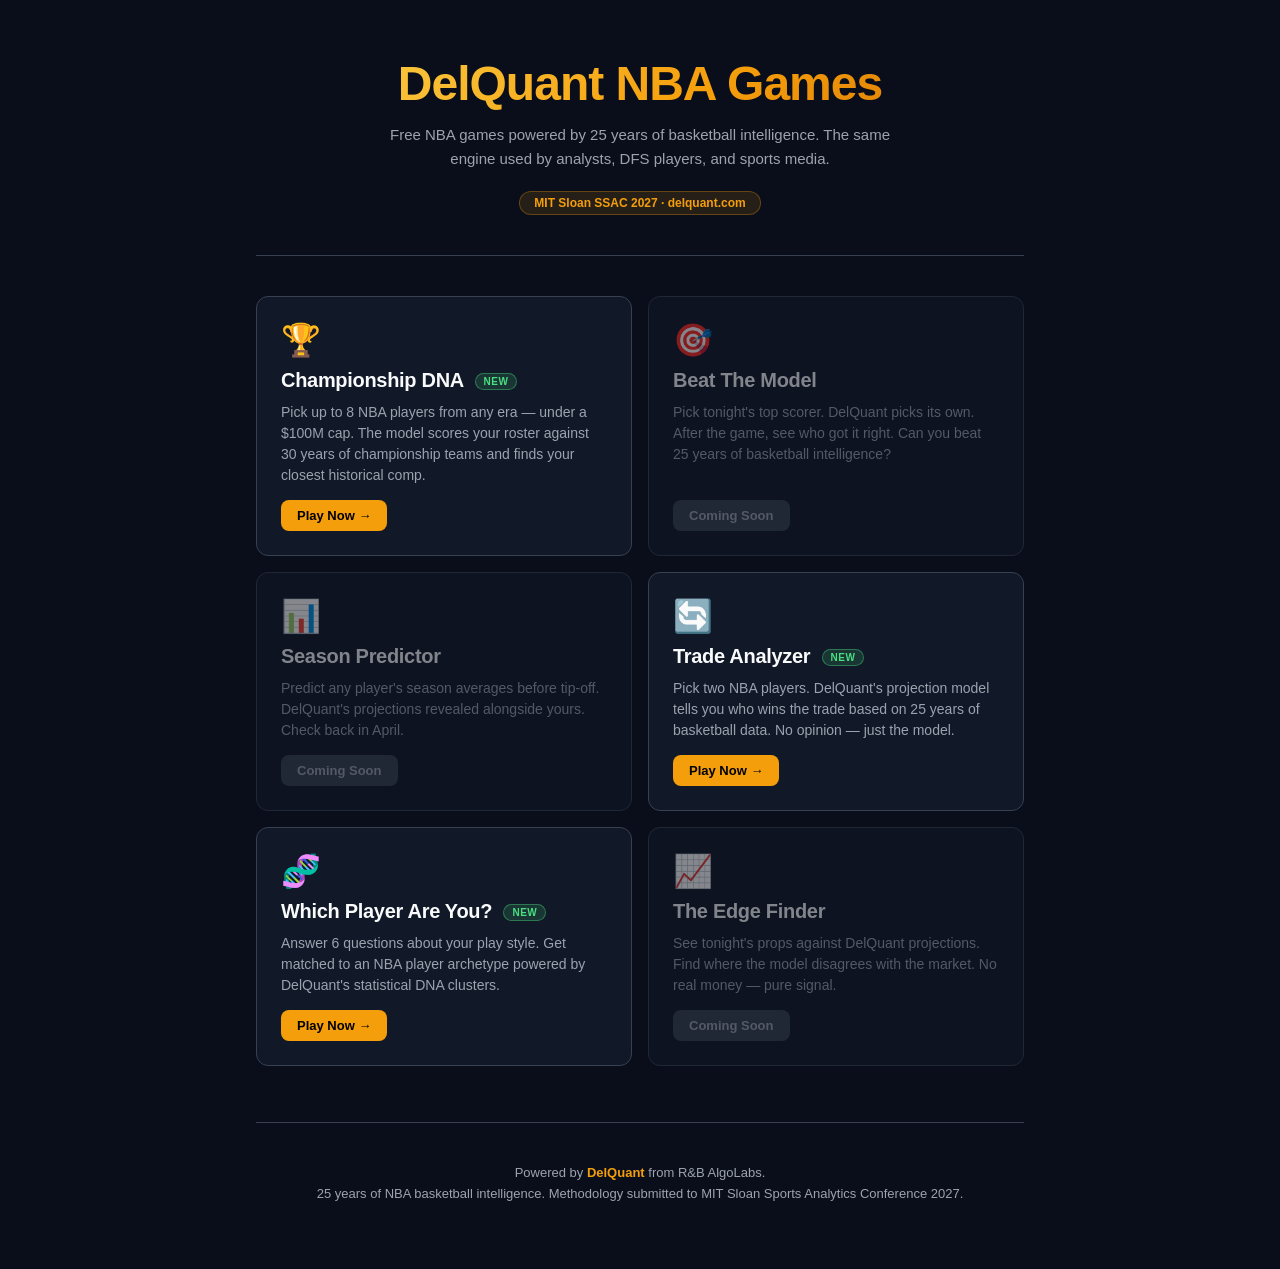
<file: index.html>
<!DOCTYPE html>
<html lang="en">
<head>
  <meta charset="UTF-8">
  <meta name="viewport" content="width=device-width, initial-scale=1.0">
  <title>DelQuant NBA Games — Powered by 25 Years of Basketball Intelligence</title>
  <meta name="description" content="Free NBA games powered by DelQuant — 25 years of basketball projections and championship data.">
  <meta property="og:title" content="DelQuant NBA Games">
  <meta property="og:description" content="Free NBA games powered by 25 years of basketball intelligence.">
  <style>
    *, *::before, *::after { box-sizing: border-box; margin: 0; padding: 0; }
    :root {
      --bg: #0a0e1a;
      --surface: #111827;
      --border: #374151;
      --text: #f9fafb;
      --muted: #9ca3af;
      --gold: #f59e0b;
      --gold-light: #fcd34d;
      --radius: 12px;
    }
    body {
      background: var(--bg);
      color: var(--text);
      font-family: -apple-system, BlinkMacSystemFont, 'Segoe UI', sans-serif;
      min-height: 100vh;
    }
    .container { max-width: 800px; margin: 0 auto; padding: 0 16px 64px; }

    .header {
      text-align: center;
      padding: 56px 0 40px;
      border-bottom: 1px solid var(--border);
      margin-bottom: 40px;
    }
    .header h1 {
      font-size: clamp(28px, 6vw, 48px);
      font-weight: 900;
      letter-spacing: -1px;
      background: linear-gradient(135deg, var(--gold-light) 0%, var(--gold) 60%, #d97706 100%);
      -webkit-background-clip: text;
      -webkit-text-fill-color: transparent;
      background-clip: text;
      margin-bottom: 12px;
    }
    .header p {
      color: var(--muted);
      font-size: 15px;
      max-width: 500px;
      margin: 0 auto 20px;
      line-height: 1.6;
    }
    .sloan-badge {
      display: inline-block;
      background: rgba(245,158,11,0.12);
      border: 1px solid rgba(245,158,11,0.3);
      color: var(--gold);
      font-size: 12px;
      font-weight: 600;
      padding: 4px 14px;
      border-radius: 20px;
    }

    .games-grid {
      display: grid;
      grid-template-columns: repeat(auto-fill, minmax(340px, 1fr));
      gap: 16px;
    }

    .game-card {
      background: var(--surface);
      border: 1px solid var(--border);
      border-radius: var(--radius);
      padding: 24px;
      text-decoration: none;
      color: var(--text);
      display: flex;
      flex-direction: column;
      gap: 10px;
      transition: border-color 0.2s, transform 0.15s;
    }
    .game-card:hover {
      border-color: var(--gold);
      transform: translateY(-2px);
    }
    .game-icon { font-size: 32px; }
    .game-name {
      font-size: 20px;
      font-weight: 800;
      letter-spacing: -0.3px;
    }
    .game-desc {
      color: var(--muted);
      font-size: 14px;
      line-height: 1.5;
      flex: 1;
    }
    .game-play {
      display: inline-block;
      margin-top: 4px;
      background: var(--gold);
      color: #000;
      font-size: 13px;
      font-weight: 800;
      padding: 8px 16px;
      border-radius: 8px;
      align-self: flex-start;
    }
    .game-card:hover .game-play { background: var(--gold-light); }

    .coming-soon {
      opacity: 0.5;
      cursor: default;
      pointer-events: none;
    }
    .coming-soon .game-play {
      background: var(--border);
      color: var(--muted);
    }
    .badge-new {
      display: inline-block;
      background: rgba(74,222,128,0.15);
      border: 1px solid rgba(74,222,128,0.4);
      color: #4ade80;
      font-size: 10px;
      font-weight: 700;
      padding: 2px 8px;
      border-radius: 10px;
      letter-spacing: 0.5px;
      text-transform: uppercase;
      vertical-align: middle;
      margin-left: 6px;
    }

    .footer {
      text-align: center;
      padding: 40px 0 0;
      border-top: 1px solid var(--border);
      margin-top: 56px;
    }
    .footer p { color: var(--muted); font-size: 13px; line-height: 1.6; }
    .footer a { color: var(--gold); text-decoration: none; font-weight: 700; }

    @media (max-width: 480px) {
      .games-grid { grid-template-columns: 1fr; }
      .header { padding: 36px 0 28px; }
    }
  </style>
</head>
<body>
  <div class="container">

    <header class="header">
      <h1>DelQuant NBA Games</h1>
      <p>Free NBA games powered by 25 years of basketball intelligence.
         The same engine used by analysts, DFS players, and sports media.</p>
      <span class="sloan-badge">MIT Sloan SSAC 2027 · delquant.com</span>
    </header>

    <div class="games-grid">

      <a href="games/championship-dna/" class="game-card">
        <span class="game-icon">🏆</span>
        <span class="game-name">Championship DNA <span class="badge-new">New</span></span>
        <p class="game-desc">Pick up to 8 NBA players from any era — under a $100M cap. The model scores your roster against 30 years of championship teams and finds your closest historical comp.</p>
        <span class="game-play">Play Now →</span>
      </a>

      <div class="game-card coming-soon">
        <span class="game-icon">🎯</span>
        <span class="game-name">Beat The Model</span>
        <p class="game-desc">Pick tonight's top scorer. DelQuant picks its own. After the game, see who got it right. Can you beat 25 years of basketball intelligence?</p>
        <span class="game-play">Coming Soon</span>
      </div>

      <div class="game-card coming-soon">
        <span class="game-icon">📊</span>
        <span class="game-name">Season Predictor</span>
        <p class="game-desc">Predict any player's season averages before tip-off. DelQuant's projections revealed alongside yours. Check back in April.</p>
        <span class="game-play">Coming Soon</span>
      </div>

      <a href="games/trade-analyzer/" class="game-card">
        <span class="game-icon">🔄</span>
        <span class="game-name">Trade Analyzer <span class="badge-new">New</span></span>
        <p class="game-desc">Pick two NBA players. DelQuant's projection model tells you who wins the trade based on 25 years of basketball data. No opinion — just the model.</p>
        <span class="game-play">Play Now →</span>
      </a>

      <a href="games/which-player-are-you/" class="game-card">
        <span class="game-icon">🧬</span>
        <span class="game-name">Which Player Are You? <span class="badge-new">New</span></span>
        <p class="game-desc">Answer 6 questions about your play style. Get matched to an NBA player archetype powered by DelQuant's statistical DNA clusters.</p>
        <span class="game-play">Play Now →</span>
      </a>

      <div class="game-card coming-soon">
        <span class="game-icon">📈</span>
        <span class="game-name">The Edge Finder</span>
        <p class="game-desc">See tonight's props against DelQuant projections. Find where the model disagrees with the market. No real money — pure signal.</p>
        <span class="game-play">Coming Soon</span>
      </div>

    </div>

    <footer class="footer">
      <p>
        Powered by <a href="https://delquant.com" target="_blank">DelQuant</a> from R&amp;B AlgoLabs.<br>
        25 years of NBA basketball intelligence. Methodology submitted to MIT Sloan Sports Analytics Conference 2027.
      </p>
    </footer>

  </div>
</body>
</html>
</file>
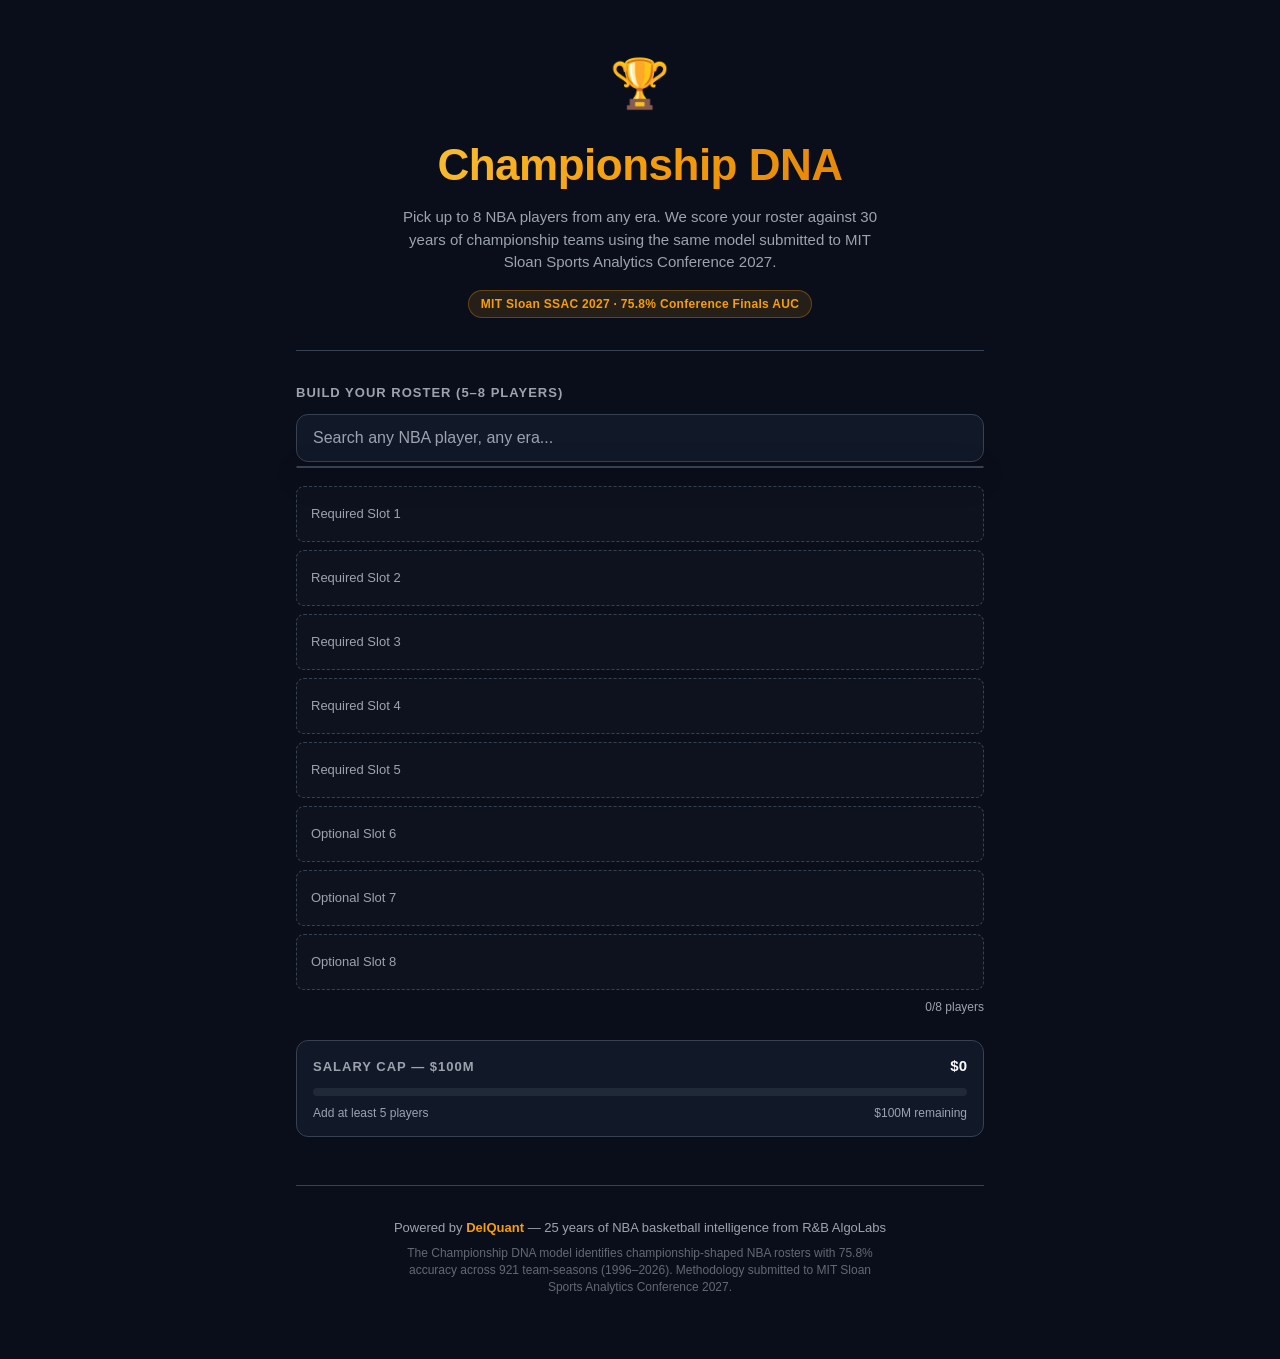
<file: games/championship-dna/index.html>
<!DOCTYPE html>
<html lang="en">
<head>
  <meta charset="UTF-8">
  <meta name="viewport" content="width=device-width, initial-scale=1.0">
  <title>Championship DNA — Does Your Roster Have What It Takes?</title>
  <meta name="description" content="Pick any 8 NBA players from any era. The same model submitted to MIT Sloan Sports Analytics Conference 2027 scores your roster against 30 years of NBA champions.">
  <meta property="og:title" content="Championship DNA — Does Your Roster Have What It Takes?">
  <meta property="og:description" content="Pick any 8 NBA players from any era. Powered by DelQuant — 25 years of NBA intelligence.">
  <meta property="og:type" content="website">
  <meta name="twitter:card" content="summary">
  <meta name="twitter:title" content="Championship DNA">
  <meta name="twitter:description" content="Does your NBA roster have championship DNA? Find out with 25 years of data.">
  <link rel="stylesheet" href="style.css">
</head>
<body>
  <div class="container">

    <header class="header">
      <span class="trophy">🏆</span>
      <h1>Championship DNA</h1>
      <p class="subtitle">
        Pick up to 8 NBA players from any era. We score your roster against
        30 years of championship teams using the same model submitted to
        MIT Sloan Sports Analytics Conference 2027.
      </p>
      <span class="sloan-badge">MIT Sloan SSAC 2027 · 75.8% Conference Finals AUC</span>
    </header>

    <div class="section">
      <p class="section-title">Build Your Roster (5–8 players)</p>
      <div id="search-wrapper">
        <input
          id="search-input"
          type="text"
          placeholder="Search any NBA player, any era..."
          autocomplete="off"
          autocorrect="off"
          spellcheck="false"
        >
        <div id="search-results"></div>
      </div>
    </div>

    <div class="section">
      <div id="roster-slots"></div>
      <p class="roster-count" id="roster-count">0/8 players</p>
    </div>

    <div class="cap-meter-section">
      <div class="cap-meter-header">
        <span class="section-title" style="margin:0">Salary Cap — $100M</span>
        <span id="cap-used" class="cap-used">$0M</span>
      </div>
      <div class="cap-meter-track">
        <div id="cap-meter-fill" class="cap-meter-fill"></div>
      </div>
      <div class="cap-meter-footer">
        <span id="cap-status">Add at least 5 players</span>
        <span id="cap-remaining">$100M remaining</span>
      </div>
    </div>

    <button id="analyze-btn" class="hidden">Analyze Championship DNA →</button>

    <div id="result-panel" class="hidden">

      <div id="loading">
        <div class="loading-spinner"></div>
        <p id="loading-step">Assigning archetypes...</p>
      </div>

      <div id="result-content" class="hidden">
        <div class="result-header">
          <h2>Championship DNA Score</h2>
          <span id="score-number"></span>
          <span id="score-bar"></span>
        </div>

        <div class="result-body">

          <div class="score-row">
            <span class="score-label">Offense</span>
            <span class="mini-bar" id="off-bar"></span>
            <span class="score-value" id="off-score"></span>
          </div>
          <div class="score-row">
            <span class="score-label">Defense</span>
            <span class="mini-bar" id="def-bar"></span>
            <span class="score-value" id="def-score"></span>
          </div>
          <div class="score-row">
            <span class="score-label">Balance</span>
            <span class="mini-bar" id="bal-bar"></span>
            <span class="score-value" id="bal-score"></span>
          </div>

          <p id="result-salary" class="result-salary"></p>
          <hr class="divider">

          <div class="comp-section">
            <h3>Closest Historical Comp</h3>
            <p id="comp-name"></p>
            <p id="comp-desc"></p>
            <p id="comp-players"></p>
            <p id="era-label"></p>
          </div>

          <div class="arch-section">
            <h3>Your Archetype Mix</h3>
            <div id="archetype-mix"></div>
          </div>

          <div class="share-buttons">
            <button class="share-btn" id="share-btn">Copy Result Card</button>
            <button class="share-btn" id="share-url-btn">Share This Roster</button>
          </div>

        </div>
      </div>
    </div>

    <footer class="footer">
      <p class="footer-brand">
        Powered by <a href="https://delquant.com" target="_blank">DelQuant</a> —
        25 years of NBA basketball intelligence from R&amp;B AlgoLabs
      </p>
      <p class="footer-sloan">
        The Championship DNA model identifies championship-shaped NBA rosters
        with 75.8% accuracy across 921 team-seasons (1996–2026).
        Methodology submitted to MIT Sloan Sports Analytics Conference 2027.
      </p>
    </footer>

  </div>

  <script src="game.js"></script>
</body>
</html>
</file>
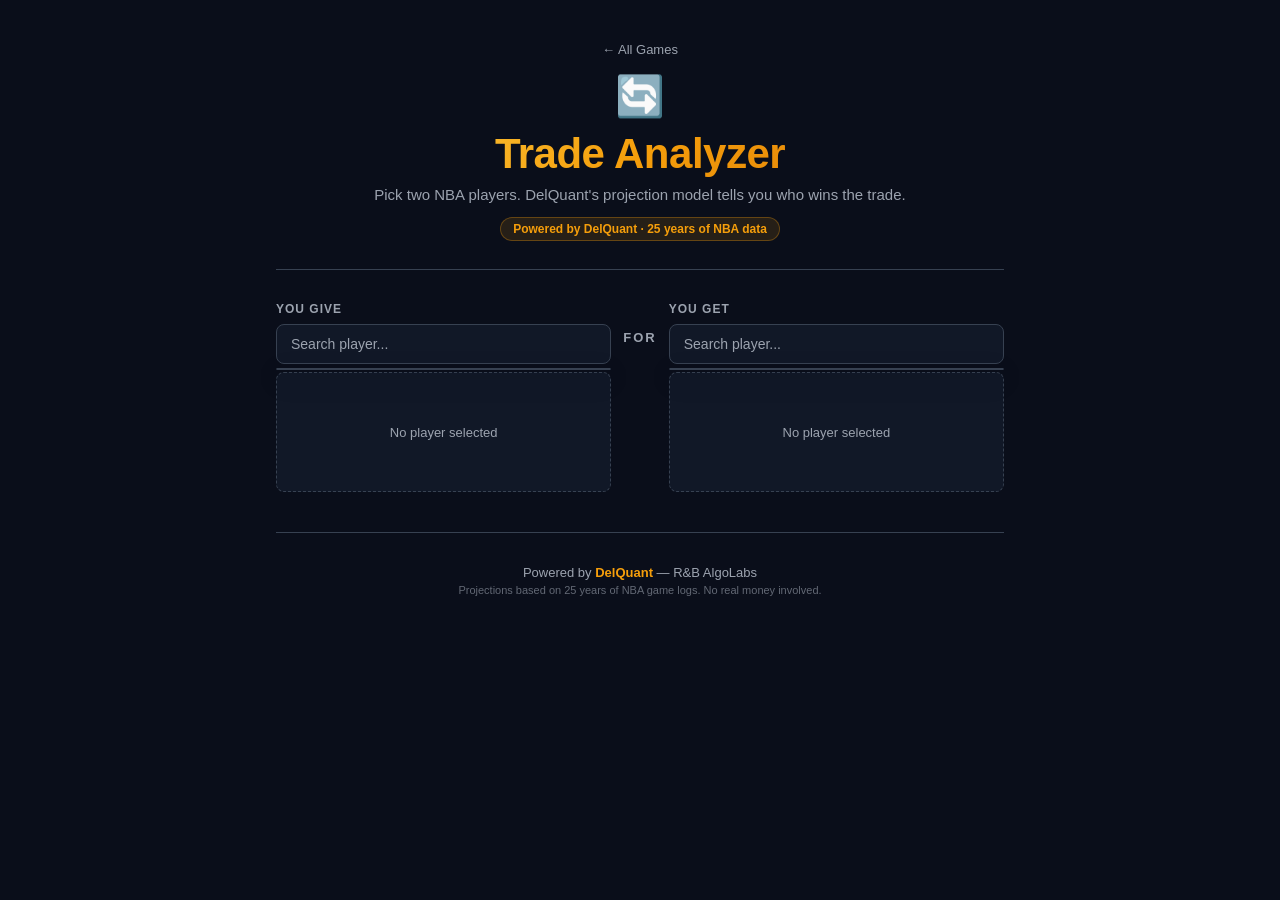
<file: games/trade-analyzer/index.html>
<!DOCTYPE html>
<html lang="en">
<head>
  <meta charset="UTF-8">
  <meta name="viewport" content="width=device-width, initial-scale=1.0">
  <title>Trade Analyzer — Powered by DelQuant</title>
  <meta name="description" content="Pick two NBA players. DelQuant's 25-year projection model tells you who wins the trade.">
  <meta property="og:title" content="DelQuant Trade Analyzer">
  <meta property="og:description" content="Who wins your NBA trade? Let 25 years of basketball data decide.">
  <meta name="twitter:card" content="summary">
  <link rel="stylesheet" href="style.css">
</head>
<body>
  <div class="container">

    <header class="header">
      <a href="../../" class="back-link">← All Games</a>
      <span class="icon">🔄</span>
      <h1>Trade Analyzer</h1>
      <p class="subtitle">Pick two NBA players. DelQuant's projection model tells you who wins the trade.</p>
      <span class="sloan-badge">Powered by DelQuant · 25 years of NBA data</span>
    </header>

    <div class="trade-board">

      <div class="trade-side" id="side-a">
        <div class="side-label">You Give</div>
        <div id="search-wrapper-a" class="search-wrapper">
          <input id="search-a" type="text" placeholder="Search player..." autocomplete="off" spellcheck="false">
          <div id="results-a" class="search-results"></div>
        </div>
        <div id="player-card-a" class="player-card empty">
          <span class="empty-label">No player selected</span>
        </div>
      </div>

      <div class="vs-divider">
        <span class="vs-text">FOR</span>
      </div>

      <div class="trade-side" id="side-b">
        <div class="side-label">You Get</div>
        <div id="search-wrapper-b" class="search-wrapper">
          <input id="search-b" type="text" placeholder="Search player..." autocomplete="off" spellcheck="false">
          <div id="results-b" class="search-results"></div>
        </div>
        <div id="player-card-b" class="player-card empty">
          <span class="empty-label">No player selected</span>
        </div>
      </div>

    </div>

    <button id="analyze-btn" class="analyze-btn hidden">Analyze This Trade →</button>

    <div id="result-panel" class="hidden">

      <div id="loading">
        <div class="loading-spinner"></div>
        <p id="loading-step">Running projection model...</p>
      </div>

      <div id="result-content" class="hidden">
        <div class="verdict-header">
          <p class="verdict-label">DelQuant Verdict</p>
          <p id="verdict-text" class="verdict-text"></p>
        </div>

        <div class="comparison-grid">
          <div class="comp-col">
            <p id="result-name-a" class="comp-name"></p>
            <div id="stat-bars-a" class="stat-bars"></div>
            <p id="comp-value-a" class="comp-value"></p>
          </div>
          <div class="comp-divider"></div>
          <div class="comp-col">
            <p id="result-name-b" class="comp-name"></p>
            <div id="stat-bars-b" class="stat-bars"></div>
            <p id="comp-value-b" class="comp-value"></p>
          </div>
        </div>

        <div class="breakdown">
          <p class="breakdown-title">Why DelQuant Says This</p>
          <p id="breakdown-text" class="breakdown-text"></p>
        </div>

        <div class="share-buttons">
          <button class="share-btn" id="share-btn">Copy Result Card</button>
          <button class="share-btn secondary" id="new-trade-btn">Try Another Trade</button>
        </div>
      </div>

    </div>

    <footer class="footer">
      <p>Powered by <a href="https://delquant.com" target="_blank">DelQuant</a> — R&amp;B AlgoLabs</p>
      <p class="footer-sub">Projections based on 25 years of NBA game logs. No real money involved.</p>
    </footer>

  </div>
  <script src="game.js"></script>
</body>
</html>
</file>
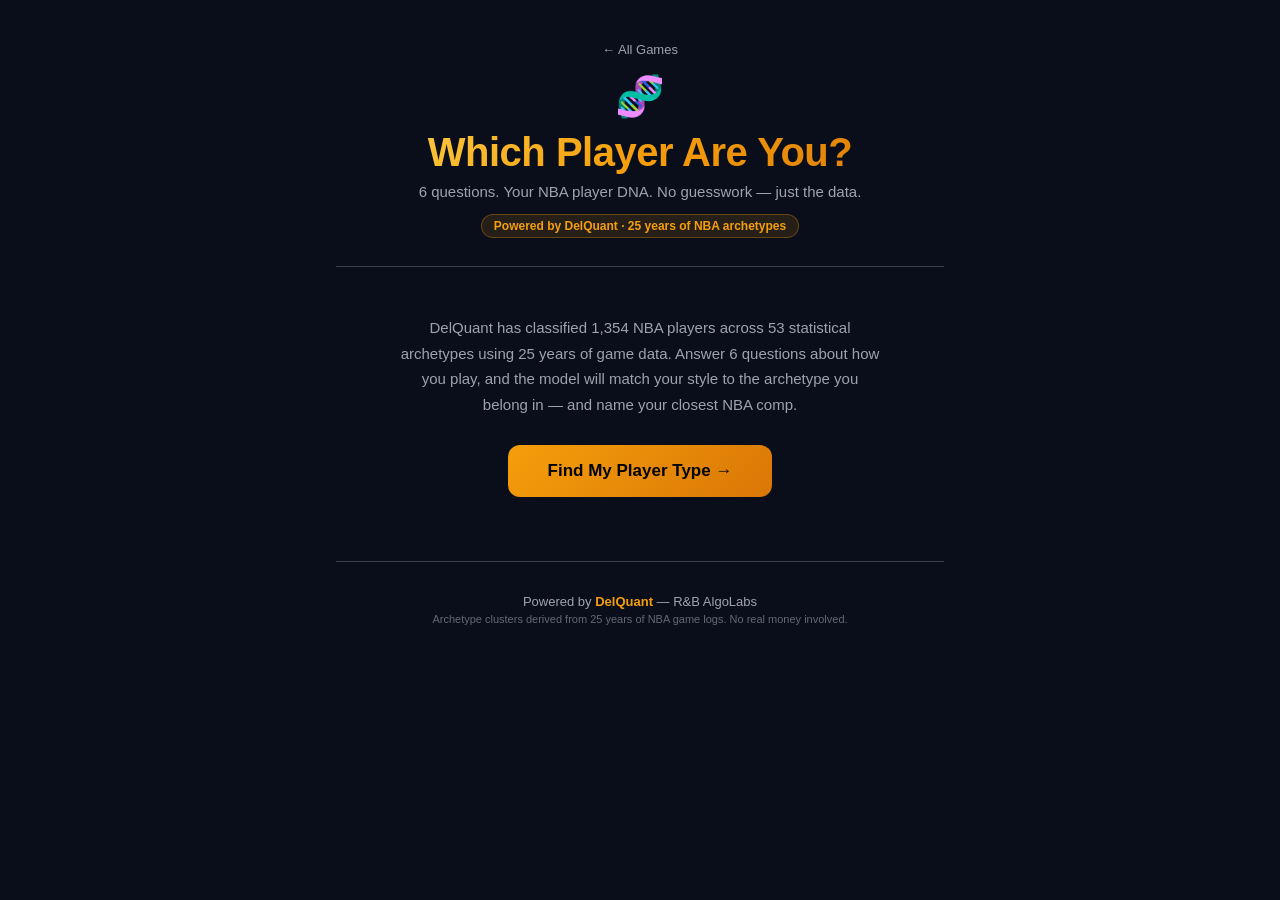
<file: games/which-player-are-you/index.html>
<!DOCTYPE html>
<html lang="en">
<head>
  <meta charset="UTF-8">
  <meta name="viewport" content="width=device-width, initial-scale=1.0">
  <title>Which NBA Player Are You? — Powered by DelQuant</title>
  <meta name="description" content="Answer 6 questions about your play style. Get matched to an NBA player archetype powered by DelQuant's statistical DNA clusters.">
  <meta property="og:title" content="Which NBA Player Are You?">
  <meta property="og:description" content="6 questions. Your NBA player DNA. Powered by 25 years of basketball data.">
  <meta name="twitter:card" content="summary">
  <link rel="stylesheet" href="style.css">
</head>
<body>
  <div class="container">

    <header class="header">
      <a href="../../" class="back-link">← All Games</a>
      <span class="icon">🧬</span>
      <h1>Which Player Are You?</h1>
      <p class="subtitle">6 questions. Your NBA player DNA. No guesswork — just the data.</p>
      <span class="sloan-badge">Powered by DelQuant · 25 years of NBA archetypes</span>
    </header>

    <div id="intro">
      <p class="intro-body">
        DelQuant has classified 1,354 NBA players across 53 statistical archetypes using 25 years of game data.
        Answer 6 questions about how you play, and the model will match your style to the archetype you belong in — and name your closest NBA comp.
      </p>
      <button class="start-btn" id="start-btn">Find My Player Type →</button>
    </div>

    <div id="quiz-area" class="hidden">
      <div class="progress-bar">
        <div class="progress-track">
          <div class="progress-fill" id="progress-fill"></div>
        </div>
        <p class="progress-label" id="progress-label">Question 1 of 6</p>
      </div>
      <div id="question-container"></div>
    </div>

    <div id="result-panel" class="hidden">

      <div class="result-header">
        <p class="result-pre">Your DelQuant Archetype</p>
        <p class="result-label" id="result-label"></p>
        <p class="result-archetype" id="result-archetype"></p>
      </div>

      <div class="result-body">
        <p class="result-description" id="result-description"></p>
        <div class="result-traits" id="result-traits"></div>

        <div class="comp-card">
          <p class="comp-pre">Your Closest NBA Comp</p>
          <p class="comp-name" id="comp-name"></p>
          <p class="comp-note" id="comp-note"></p>
          <p class="comp-stat" id="comp-stat"></p>
          <p class="dq-label" id="dq-label"></p>
        </div>
      </div>

      <div class="result-buttons">
        <button class="share-btn" id="share-btn">Copy My Result</button>
        <button class="retry-btn" id="retry-btn">Try Again</button>
      </div>

    </div>

    <footer class="footer">
      <p>Powered by <a href="https://delquant.com" target="_blank">DelQuant</a> — R&amp;B AlgoLabs</p>
      <p class="footer-sub">Archetype clusters derived from 25 years of NBA game logs. No real money involved.</p>
    </footer>

  </div>
  <script src="game.js"></script>
</body>
</html>
</file>
<file: games/championship-dna/style.css>
*, *::before, *::after { box-sizing: border-box; margin: 0; padding: 0; }

:root {
  --bg: #0a0e1a;
  --surface: #111827;
  --surface2: #1f2937;
  --border: #374151;
  --text: #f9fafb;
  --text-muted: #9ca3af;
  --gold: #f59e0b;
  --gold-light: #fcd34d;
  --green: #4ade80;
  --accent: #3b82f6;
  --accent-light: #60a5fa;
  --danger: #f87171;
  --radius: 12px;
  --radius-sm: 8px;
}

body {
  background: var(--bg);
  color: var(--text);
  font-family: -apple-system, BlinkMacSystemFont, 'Segoe UI', sans-serif;
  min-height: 100vh;
  line-height: 1.5;
}

.container {
  max-width: 720px;
  margin: 0 auto;
  padding: 0 16px 64px;
}

/* ── Header ── */
.header {
  text-align: center;
  padding: 48px 0 32px;
  border-bottom: 1px solid var(--border);
  margin-bottom: 32px;
}

.trophy {
  font-size: 48px;
  display: block;
  margin-bottom: 12px;
}

.header h1 {
  font-size: clamp(28px, 6vw, 44px);
  font-weight: 800;
  letter-spacing: -0.5px;
  background: linear-gradient(135deg, var(--gold-light) 0%, var(--gold) 50%, #d97706 100%);
  -webkit-background-clip: text;
  -webkit-text-fill-color: transparent;
  background-clip: text;
  margin-bottom: 8px;
}

.header .subtitle {
  color: var(--text-muted);
  font-size: 15px;
  max-width: 480px;
  margin: 0 auto 16px;
}

.sloan-badge {
  display: inline-block;
  background: rgba(245, 158, 11, 0.12);
  border: 1px solid rgba(245, 158, 11, 0.3);
  color: var(--gold);
  font-size: 12px;
  font-weight: 600;
  padding: 4px 12px;
  border-radius: 20px;
  letter-spacing: 0.3px;
}

/* ── Section ── */
.section {
  margin-bottom: 24px;
}

.section-title {
  font-size: 13px;
  font-weight: 700;
  text-transform: uppercase;
  letter-spacing: 1px;
  color: var(--text-muted);
  margin-bottom: 12px;
}

/* ── Search ── */
#search-wrapper {
  position: relative;
}

#search-input {
  width: 100%;
  background: var(--surface);
  border: 1px solid var(--border);
  border-radius: var(--radius);
  padding: 14px 16px;
  color: var(--text);
  font-size: 16px;
  outline: none;
  transition: border-color 0.2s;
}

#search-input:focus {
  border-color: var(--accent);
}

#search-input::placeholder {
  color: var(--text-muted);
}

#search-results {
  position: absolute;
  top: calc(100% + 4px);
  left: 0;
  right: 0;
  background: var(--surface);
  border: 1px solid var(--border);
  border-radius: var(--radius-sm);
  z-index: 100;
  overflow: hidden;
  box-shadow: 0 8px 32px rgba(0,0,0,0.4);
}

.search-result {
  padding: 12px 16px;
  cursor: pointer;
  display: flex;
  justify-content: space-between;
  align-items: center;
  gap: 8px;
  transition: background 0.15s;
}

.search-result:hover {
  background: var(--surface2);
}

.result-name {
  font-weight: 600;
  font-size: 15px;
}

.result-meta {
  color: var(--text-muted);
  font-size: 12px;
  white-space: nowrap;
}

/* ── Roster slots ── */
#roster-slots {
  display: flex;
  flex-direction: column;
  gap: 8px;
}

.player-slot {
  border-radius: var(--radius-sm);
  padding: 12px 14px;
  display: flex;
  align-items: center;
  justify-content: space-between;
  min-height: 56px;
}

.player-slot.filled {
  background: var(--surface);
  border: 1px solid var(--border);
}

.player-slot.empty {
  background: rgba(255,255,255,0.02);
  border: 1px dashed var(--border);
}

.player-info {
  display: flex;
  flex-direction: column;
  gap: 2px;
}

.player-name {
  font-weight: 600;
  font-size: 15px;
}

.player-meta {
  color: var(--text-muted);
  font-size: 12px;
}

.slot-label {
  color: var(--text-muted);
  font-size: 13px;
}

.remove-btn {
  background: none;
  border: none;
  color: var(--text-muted);
  cursor: pointer;
  font-size: 16px;
  padding: 4px 8px;
  border-radius: 4px;
  line-height: 1;
  transition: color 0.15s, background 0.15s;
}

.remove-btn:hover {
  color: var(--danger);
  background: rgba(248, 113, 113, 0.1);
}

.roster-count {
  font-size: 12px;
  color: var(--text-muted);
  text-align: right;
  margin-top: 8px;
}

/* ── Salary Cap Meter ── */
.cap-meter-section {
  background: var(--surface);
  border: 1px solid var(--border);
  border-radius: var(--radius);
  padding: 14px 16px;
  margin-bottom: 12px;
}

.cap-meter-header {
  display: flex;
  justify-content: space-between;
  align-items: center;
  margin-bottom: 10px;
}

.cap-used {
  font-size: 15px;
  font-weight: 700;
  color: var(--text);
}

.cap-meter-track {
  height: 8px;
  background: var(--surface2);
  border-radius: 4px;
  overflow: hidden;
  margin-bottom: 8px;
}

.cap-meter-fill {
  height: 100%;
  width: 0%;
  border-radius: 4px;
  transition: width 0.3s ease, background 0.3s ease;
  background: linear-gradient(90deg, var(--gold), var(--green));
}

.cap-meter-footer {
  display: flex;
  justify-content: space-between;
  font-size: 12px;
}

.salary-tag {
  color: var(--gold);
  font-weight: 600;
}

.salary-tag-sm {
  color: var(--gold);
  font-size: 11px;
}

.result-salary {
  font-size: 13px;
  color: var(--text-muted);
  margin-bottom: 16px;
  text-align: center;
}

/* ── Analyze button ── */
#analyze-btn {
  width: 100%;
  padding: 16px;
  background: linear-gradient(135deg, var(--gold) 0%, #d97706 100%);
  color: #000;
  font-size: 16px;
  font-weight: 800;
  border: none;
  border-radius: var(--radius);
  cursor: pointer;
  letter-spacing: 0.3px;
  transition: opacity 0.2s, transform 0.1s;
  margin-top: 8px;
}

#analyze-btn:hover {
  opacity: 0.92;
  transform: translateY(-1px);
}

#analyze-btn:active {
  transform: translateY(0);
}

#analyze-btn.disabled,
#analyze-btn:disabled {
  opacity: 0.4;
  cursor: not-allowed;
  transform: none;
}

.hidden {
  display: none !important;
}

/* ── Loading ── */
#loading {
  text-align: center;
  padding: 48px 0;
}

.loading-spinner {
  width: 40px;
  height: 40px;
  border: 3px solid var(--border);
  border-top-color: var(--gold);
  border-radius: 50%;
  animation: spin 0.8s linear infinite;
  margin: 0 auto 16px;
}

@keyframes spin {
  to { transform: rotate(360deg); }
}

#loading-step {
  color: var(--text-muted);
  font-size: 14px;
}

/* ── Result panel ── */
#result-panel {
  background: var(--surface);
  border: 1px solid var(--border);
  border-radius: var(--radius);
  overflow: hidden;
  margin-top: 24px;
}

.result-header {
  background: linear-gradient(135deg, #1a1200 0%, #2d1f00 100%);
  border-bottom: 1px solid rgba(245, 158, 11, 0.3);
  padding: 24px 24px 20px;
  text-align: center;
}

.result-header h2 {
  font-size: 13px;
  font-weight: 700;
  text-transform: uppercase;
  letter-spacing: 1.5px;
  color: var(--gold);
  margin-bottom: 8px;
}

#score-number {
  font-size: 72px;
  font-weight: 900;
  line-height: 1;
  letter-spacing: -2px;
  margin-bottom: 8px;
  display: block;
}

#score-bar {
  font-family: monospace;
  font-size: 18px;
  letter-spacing: 1px;
  display: block;
  margin-bottom: 6px;
}

.result-body {
  padding: 20px 24px;
}

.score-row {
  display: flex;
  align-items: center;
  justify-content: space-between;
  margin-bottom: 12px;
  gap: 12px;
}

.score-label {
  font-size: 13px;
  color: var(--text-muted);
  min-width: 80px;
}

.score-value {
  font-weight: 700;
  font-size: 14px;
  min-width: 40px;
  text-align: right;
}

.mini-bar {
  font-family: monospace;
  font-size: 11px;
  letter-spacing: 0.5px;
  flex: 1;
}

.divider {
  border: none;
  border-top: 1px solid var(--border);
  margin: 20px 0;
}

.comp-section h3 {
  font-size: 12px;
  font-weight: 700;
  text-transform: uppercase;
  letter-spacing: 1px;
  color: var(--text-muted);
  margin-bottom: 8px;
}

#comp-name {
  font-size: 20px;
  font-weight: 800;
  color: var(--gold-light);
  margin-bottom: 6px;
}

#comp-desc {
  color: var(--text-muted);
  font-size: 14px;
  font-style: italic;
  margin-bottom: 6px;
}

#comp-players {
  font-size: 12px;
  color: var(--text-muted);
}

#era-label {
  font-size: 12px;
  color: var(--text-muted);
  margin-top: 4px;
}

.arch-section {
  margin-top: 16px;
}

.arch-section h3 {
  font-size: 12px;
  font-weight: 700;
  text-transform: uppercase;
  letter-spacing: 1px;
  color: var(--text-muted);
  margin-bottom: 8px;
}

#archetype-mix {
  display: flex;
  flex-wrap: wrap;
  gap: 6px;
}

.arch-tag {
  background: var(--surface2);
  border: 1px solid var(--border);
  color: var(--text);
  font-size: 12px;
  padding: 4px 10px;
  border-radius: 20px;
}

/* ── Share buttons ── */
.share-buttons {
  display: flex;
  gap: 10px;
  margin-top: 20px;
}

.share-btn {
  flex: 1;
  padding: 13px;
  border: none;
  border-radius: var(--radius-sm);
  font-size: 14px;
  font-weight: 700;
  cursor: pointer;
  transition: opacity 0.2s;
}

.share-btn:hover {
  opacity: 0.85;
}

#share-btn {
  background: var(--gold);
  color: #000;
}

#share-url-btn {
  background: var(--surface2);
  color: var(--text);
  border: 1px solid var(--border);
}

/* ── Footer ── */
.footer {
  text-align: center;
  padding: 32px 0 0;
  border-top: 1px solid var(--border);
  margin-top: 48px;
}

.footer-brand {
  font-size: 13px;
  color: var(--text-muted);
  margin-bottom: 4px;
}

.footer-brand a {
  color: var(--gold);
  text-decoration: none;
  font-weight: 700;
}

.footer-sloan {
  font-size: 12px;
  color: var(--text-muted);
  opacity: 0.6;
  max-width: 480px;
  margin: 8px auto 0;
  line-height: 1.4;
}

/* ── Mobile ── */
@media (max-width: 480px) {
  .header { padding: 32px 0 24px; }
  #score-number { font-size: 56px; }
  .result-body { padding: 16px; }
  .share-buttons { flex-direction: column; }
  .score-row { flex-wrap: wrap; }
  .mini-bar { width: 100%; order: 3; }
}
</file>
<file: games/trade-analyzer/style.css>
*, *::before, *::after { box-sizing: border-box; margin: 0; padding: 0; }

:root {
  --bg: #0a0e1a;
  --surface: #111827;
  --surface2: #1f2937;
  --border: #374151;
  --text: #f9fafb;
  --muted: #9ca3af;
  --gold: #f59e0b;
  --gold-light: #fcd34d;
  --green: #4ade80;
  --red: #f87171;
  --blue: #60a5fa;
  --radius: 12px;
  --radius-sm: 8px;
}

body {
  background: var(--bg);
  color: var(--text);
  font-family: -apple-system, BlinkMacSystemFont, 'Segoe UI', sans-serif;
  min-height: 100vh;
}

.container { max-width: 760px; margin: 0 auto; padding: 0 16px 64px; }

/* ── Header ── */
.header {
  text-align: center;
  padding: 40px 0 28px;
  border-bottom: 1px solid var(--border);
  margin-bottom: 32px;
}

.back-link {
  display: inline-block;
  color: var(--muted);
  text-decoration: none;
  font-size: 13px;
  margin-bottom: 16px;
  transition: color 0.15s;
}
.back-link:hover { color: var(--text); }

.icon { font-size: 40px; display: block; margin-bottom: 10px; }

.header h1 {
  font-size: clamp(28px, 6vw, 42px);
  font-weight: 900;
  letter-spacing: -0.5px;
  background: linear-gradient(135deg, var(--gold-light), var(--gold), #d97706);
  -webkit-background-clip: text;
  -webkit-text-fill-color: transparent;
  background-clip: text;
  margin-bottom: 8px;
}

.subtitle { color: var(--muted); font-size: 15px; margin-bottom: 14px; }

.sloan-badge {
  display: inline-block;
  background: rgba(245,158,11,0.12);
  border: 1px solid rgba(245,158,11,0.3);
  color: var(--gold);
  font-size: 12px;
  font-weight: 600;
  padding: 4px 12px;
  border-radius: 20px;
}

/* ── Trade Board ── */
.trade-board {
  display: grid;
  grid-template-columns: 1fr auto 1fr;
  gap: 12px;
  align-items: start;
  margin-bottom: 16px;
}

.side-label {
  font-size: 12px;
  font-weight: 700;
  text-transform: uppercase;
  letter-spacing: 1px;
  color: var(--muted);
  margin-bottom: 8px;
}

.vs-divider {
  display: flex;
  align-items: center;
  justify-content: center;
  padding-top: 28px;
}

.vs-text {
  font-size: 13px;
  font-weight: 800;
  color: var(--muted);
  letter-spacing: 2px;
}

/* ── Search ── */
.search-wrapper { position: relative; margin-bottom: 8px; }

.search-wrapper input {
  width: 100%;
  background: var(--surface);
  border: 1px solid var(--border);
  border-radius: var(--radius-sm);
  padding: 11px 14px;
  color: var(--text);
  font-size: 14px;
  outline: none;
  transition: border-color 0.2s;
}
.search-wrapper input:focus { border-color: var(--gold); }
.search-wrapper input::placeholder { color: var(--muted); }

.search-results {
  position: absolute;
  top: calc(100% + 4px);
  left: 0; right: 0;
  background: var(--surface);
  border: 1px solid var(--border);
  border-radius: var(--radius-sm);
  z-index: 100;
  overflow: hidden;
  box-shadow: 0 8px 24px rgba(0,0,0,0.4);
}

.search-result {
  padding: 10px 14px;
  cursor: pointer;
  display: flex;
  flex-direction: column;
  gap: 2px;
  transition: background 0.15s;
}
.search-result:hover { background: var(--surface2); }
.result-name { font-weight: 600; font-size: 14px; }
.result-meta { color: var(--muted); font-size: 11px; }

/* ── Player Card ── */
.player-card {
  background: var(--surface);
  border: 1px solid var(--border);
  border-radius: var(--radius-sm);
  padding: 14px;
  min-height: 120px;
  display: flex;
  flex-direction: column;
  gap: 6px;
}

.player-card.empty {
  justify-content: center;
  align-items: center;
  border-style: dashed;
}

.empty-label { color: var(--muted); font-size: 13px; }

.card-name { font-weight: 800; font-size: 16px; }
.card-meta { color: var(--muted); font-size: 12px; }
.card-salary { color: var(--gold); font-size: 12px; font-weight: 600; }
.card-fv { font-size: 13px; color: var(--muted); }
.card-fv strong { color: var(--text); font-size: 15px; }
.fv-label {
  font-size: 11px;
  background: var(--surface2);
  padding: 2px 6px;
  border-radius: 4px;
  margin-left: 4px;
}

.clear-btn {
  background: none;
  border: 1px solid var(--border);
  color: var(--muted);
  font-size: 11px;
  padding: 4px 10px;
  border-radius: 6px;
  cursor: pointer;
  align-self: flex-start;
  margin-top: 4px;
  transition: border-color 0.15s, color 0.15s;
}
.clear-btn:hover { border-color: var(--text); color: var(--text); }

/* ── Analyze Button ── */
.analyze-btn {
  width: 100%;
  padding: 15px;
  background: linear-gradient(135deg, var(--gold), #d97706);
  color: #000;
  font-size: 16px;
  font-weight: 800;
  border: none;
  border-radius: var(--radius);
  cursor: pointer;
  margin-bottom: 24px;
  transition: opacity 0.2s, transform 0.1s;
}
.analyze-btn:hover { opacity: 0.9; transform: translateY(-1px); }
.analyze-btn:active { transform: translateY(0); }

.hidden { display: none !important; }

/* ── Loading ── */
#loading {
  text-align: center;
  padding: 40px 0;
}
.loading-spinner {
  width: 36px; height: 36px;
  border: 3px solid var(--border);
  border-top-color: var(--gold);
  border-radius: 50%;
  animation: spin 0.8s linear infinite;
  margin: 0 auto 14px;
}
@keyframes spin { to { transform: rotate(360deg); } }
#loading-step { color: var(--muted); font-size: 14px; }

/* ── Result Panel ── */
#result-panel {
  background: var(--surface);
  border: 1px solid var(--border);
  border-radius: var(--radius);
  overflow: hidden;
}

.verdict-header {
  background: linear-gradient(135deg, #1a1200, #2d1f00);
  border-bottom: 1px solid rgba(245,158,11,0.3);
  padding: 20px 24px;
  text-align: center;
}
.verdict-label {
  font-size: 11px;
  font-weight: 700;
  text-transform: uppercase;
  letter-spacing: 1.5px;
  color: var(--gold);
  margin-bottom: 8px;
}
.verdict-text {
  font-size: 22px;
  font-weight: 900;
  letter-spacing: -0.3px;
}
.verdict-text.win { color: var(--green); }
.verdict-text.lose { color: var(--red); }
.verdict-text.even { color: var(--gold); }

/* ── Comparison Grid ── */
.comparison-grid {
  display: grid;
  grid-template-columns: 1fr 1px 1fr;
  gap: 0;
  padding: 20px 0;
}
.comp-divider { background: var(--border); }
.comp-col { padding: 0 20px; }

.comp-name {
  font-size: 15px;
  font-weight: 800;
  margin-bottom: 14px;
}

.stat-bars { display: flex; flex-direction: column; gap: 6px; margin-bottom: 14px; }

.stat-row {
  display: flex;
  align-items: center;
  gap: 6px;
  font-size: 11px;
}
.stat-label { color: var(--muted); width: 28px; flex-shrink: 0; }
.stat-bar { font-family: monospace; font-size: 9px; color: var(--gold); flex: 1; letter-spacing: 0.3px; }
.stat-val { color: var(--text); width: 28px; text-align: right; }

.comp-value {
  font-size: 13px;
  font-weight: 700;
  padding: 6px 10px;
  border-radius: 6px;
  background: var(--surface2);
  display: inline-block;
}
.comp-value.winner { background: rgba(74,222,128,0.15); color: var(--green); }
.comp-value.loser { background: rgba(248,113,113,0.1); color: var(--red); }

/* ── Breakdown ── */
.breakdown {
  padding: 16px 24px 20px;
  border-top: 1px solid var(--border);
}
.breakdown-title {
  font-size: 11px;
  font-weight: 700;
  text-transform: uppercase;
  letter-spacing: 1px;
  color: var(--muted);
  margin-bottom: 8px;
}
.breakdown-text { font-size: 14px; line-height: 1.6; color: var(--muted); }

/* ── Share ── */
.share-buttons {
  display: flex;
  gap: 10px;
  padding: 0 24px 20px;
}
.share-btn {
  flex: 1;
  padding: 12px;
  border: none;
  border-radius: var(--radius-sm);
  font-size: 14px;
  font-weight: 700;
  cursor: pointer;
  transition: opacity 0.2s;
  background: var(--gold);
  color: #000;
}
.share-btn.secondary {
  background: var(--surface2);
  color: var(--text);
  border: 1px solid var(--border);
}
.share-btn:hover { opacity: 0.85; }

/* ── Footer ── */
.footer {
  text-align: center;
  padding: 32px 0 0;
  border-top: 1px solid var(--border);
  margin-top: 40px;
  font-size: 13px;
  color: var(--muted);
}
.footer a { color: var(--gold); text-decoration: none; font-weight: 700; }
.footer-sub { font-size: 11px; margin-top: 4px; opacity: 0.6; }

/* ── Mobile ── */
@media (max-width: 560px) {
  .trade-board {
    grid-template-columns: 1fr;
    gap: 8px;
  }
  .vs-divider { padding: 0; }
  .vs-text { transform: rotate(90deg); display: block; }
  .comparison-grid {
    grid-template-columns: 1fr;
    gap: 16px;
  }
  .comp-divider { display: none; }
  .share-buttons { flex-direction: column; padding: 0 16px 16px; }
  .breakdown { padding: 16px; }
}
</file>
<file: games/which-player-are-you/style.css>
*, *::before, *::after { box-sizing: border-box; margin: 0; padding: 0; }

:root {
  --bg: #0a0e1a;
  --surface: #111827;
  --surface2: #1f2937;
  --border: #374151;
  --text: #f9fafb;
  --muted: #9ca3af;
  --gold: #f59e0b;
  --gold-light: #fcd34d;
  --green: #4ade80;
  --radius: 12px;
  --radius-sm: 8px;
}

body {
  background: var(--bg);
  color: var(--text);
  font-family: -apple-system, BlinkMacSystemFont, 'Segoe UI', sans-serif;
  min-height: 100vh;
}

.container { max-width: 640px; margin: 0 auto; padding: 0 16px 64px; }

.hidden { display: none !important; }

/* ── Header ── */
.header {
  text-align: center;
  padding: 40px 0 28px;
  border-bottom: 1px solid var(--border);
  margin-bottom: 32px;
}

.back-link {
  display: inline-block;
  color: var(--muted);
  text-decoration: none;
  font-size: 13px;
  margin-bottom: 16px;
  transition: color 0.15s;
}
.back-link:hover { color: var(--text); }

.icon { font-size: 40px; display: block; margin-bottom: 10px; }

.header h1 {
  font-size: clamp(26px, 6vw, 40px);
  font-weight: 900;
  letter-spacing: -0.5px;
  background: linear-gradient(135deg, var(--gold-light), var(--gold), #d97706);
  -webkit-background-clip: text;
  -webkit-text-fill-color: transparent;
  background-clip: text;
  margin-bottom: 8px;
}

.subtitle { color: var(--muted); font-size: 15px; margin-bottom: 14px; }

.sloan-badge {
  display: inline-block;
  background: rgba(245,158,11,0.12);
  border: 1px solid rgba(245,158,11,0.3);
  color: var(--gold);
  font-size: 12px;
  font-weight: 600;
  padding: 4px 12px;
  border-radius: 20px;
}

/* ── Intro ── */
#intro {
  text-align: center;
  padding: 16px 0 24px;
}

.intro-body {
  color: var(--muted);
  font-size: 15px;
  line-height: 1.7;
  margin-bottom: 28px;
  max-width: 480px;
  margin-left: auto;
  margin-right: auto;
}

.start-btn {
  padding: 16px 40px;
  background: linear-gradient(135deg, var(--gold), #d97706);
  color: #000;
  font-size: 17px;
  font-weight: 800;
  border: none;
  border-radius: var(--radius);
  cursor: pointer;
  transition: opacity 0.2s, transform 0.1s;
}
.start-btn:hover { opacity: 0.9; transform: translateY(-1px); }

/* ── Progress ── */
.progress-bar {
  margin-bottom: 28px;
}

.progress-track {
  height: 4px;
  background: var(--border);
  border-radius: 2px;
  margin-bottom: 8px;
  overflow: hidden;
}

.progress-fill {
  height: 100%;
  background: linear-gradient(90deg, var(--gold), var(--gold-light));
  border-radius: 2px;
  transition: width 0.4s ease;
  width: 0%;
}

.progress-label {
  font-size: 12px;
  color: var(--muted);
  font-weight: 600;
  letter-spacing: 0.5px;
  text-transform: uppercase;
}

/* ── Question ── */
.question-text {
  font-size: 20px;
  font-weight: 800;
  line-height: 1.4;
  margin-bottom: 20px;
  letter-spacing: -0.3px;
}

.answers-grid {
  display: flex;
  flex-direction: column;
  gap: 10px;
}

.answer-btn {
  width: 100%;
  text-align: left;
  background: var(--surface);
  border: 1px solid var(--border);
  border-radius: var(--radius-sm);
  padding: 16px 18px;
  color: var(--text);
  font-size: 15px;
  line-height: 1.4;
  cursor: pointer;
  transition: border-color 0.15s, background 0.15s, transform 0.1s;
}
.answer-btn:hover:not(:disabled) {
  border-color: var(--gold);
  background: var(--surface2);
}
.answer-btn.selected {
  border-color: var(--gold);
  background: rgba(245,158,11,0.1);
  transform: none;
}
.answer-btn:disabled {
  opacity: 0.4;
  cursor: default;
}

/* ── Result Panel ── */
#result-panel {
  background: var(--surface);
  border: 1px solid var(--border);
  border-radius: var(--radius);
  overflow: hidden;
}

.result-header {
  background: linear-gradient(135deg, #1a1200, #2d1f00);
  border-bottom: 1px solid rgba(245,158,11,0.3);
  padding: 24px;
  text-align: center;
}

.result-pre {
  font-size: 11px;
  font-weight: 700;
  text-transform: uppercase;
  letter-spacing: 1.5px;
  color: var(--gold);
  margin-bottom: 6px;
}

.result-label {
  font-size: 28px;
  font-weight: 900;
  letter-spacing: -0.5px;
  color: var(--text);
  margin-bottom: 4px;
}

.result-archetype {
  font-size: 13px;
  color: var(--muted);
  font-weight: 600;
}

.result-body {
  padding: 20px 24px;
}

.result-description {
  font-size: 15px;
  line-height: 1.7;
  color: var(--muted);
  margin-bottom: 16px;
}

.result-traits {
  display: flex;
  flex-wrap: wrap;
  gap: 8px;
  margin-bottom: 20px;
}

.trait-tag {
  background: var(--surface2);
  border: 1px solid var(--border);
  color: var(--text);
  font-size: 12px;
  font-weight: 600;
  padding: 5px 12px;
  border-radius: 20px;
  letter-spacing: 0.3px;
}

/* ── Comp Card ── */
.comp-card {
  background: var(--surface2);
  border: 1px solid var(--border);
  border-radius: var(--radius-sm);
  padding: 16px 18px;
  margin-bottom: 20px;
}

.comp-pre {
  font-size: 10px;
  font-weight: 700;
  text-transform: uppercase;
  letter-spacing: 1px;
  color: var(--gold);
  margin-bottom: 6px;
}

.comp-name {
  font-size: 20px;
  font-weight: 900;
  margin-bottom: 4px;
}

.comp-note {
  font-size: 12px;
  color: var(--muted);
  margin-bottom: 6px;
}

.comp-stat {
  font-size: 14px;
  font-weight: 700;
  color: var(--green);
}

.dq-label {
  font-size: 11px;
  color: var(--muted);
  margin-top: 8px;
  font-style: italic;
}

/* ── Buttons ── */
.result-buttons {
  display: flex;
  gap: 10px;
  padding: 0 24px 24px;
}

.share-btn {
  flex: 1;
  padding: 13px;
  border: none;
  border-radius: var(--radius-sm);
  font-size: 14px;
  font-weight: 700;
  cursor: pointer;
  transition: opacity 0.2s;
  background: var(--gold);
  color: #000;
}

.retry-btn {
  flex: 1;
  padding: 13px;
  border: 1px solid var(--border);
  border-radius: var(--radius-sm);
  font-size: 14px;
  font-weight: 700;
  cursor: pointer;
  transition: opacity 0.2s;
  background: var(--surface2);
  color: var(--text);
}

.share-btn:hover, .retry-btn:hover { opacity: 0.85; }

/* ── Footer ── */
.footer {
  text-align: center;
  padding: 32px 0 0;
  border-top: 1px solid var(--border);
  margin-top: 40px;
  font-size: 13px;
  color: var(--muted);
}
.footer a { color: var(--gold); text-decoration: none; font-weight: 700; }
.footer-sub { font-size: 11px; margin-top: 4px; opacity: 0.6; }

/* ── Mobile ── */
@media (max-width: 480px) {
  .result-buttons { flex-direction: column; padding: 0 16px 16px; }
  .result-body { padding: 16px; }
}
</file>
